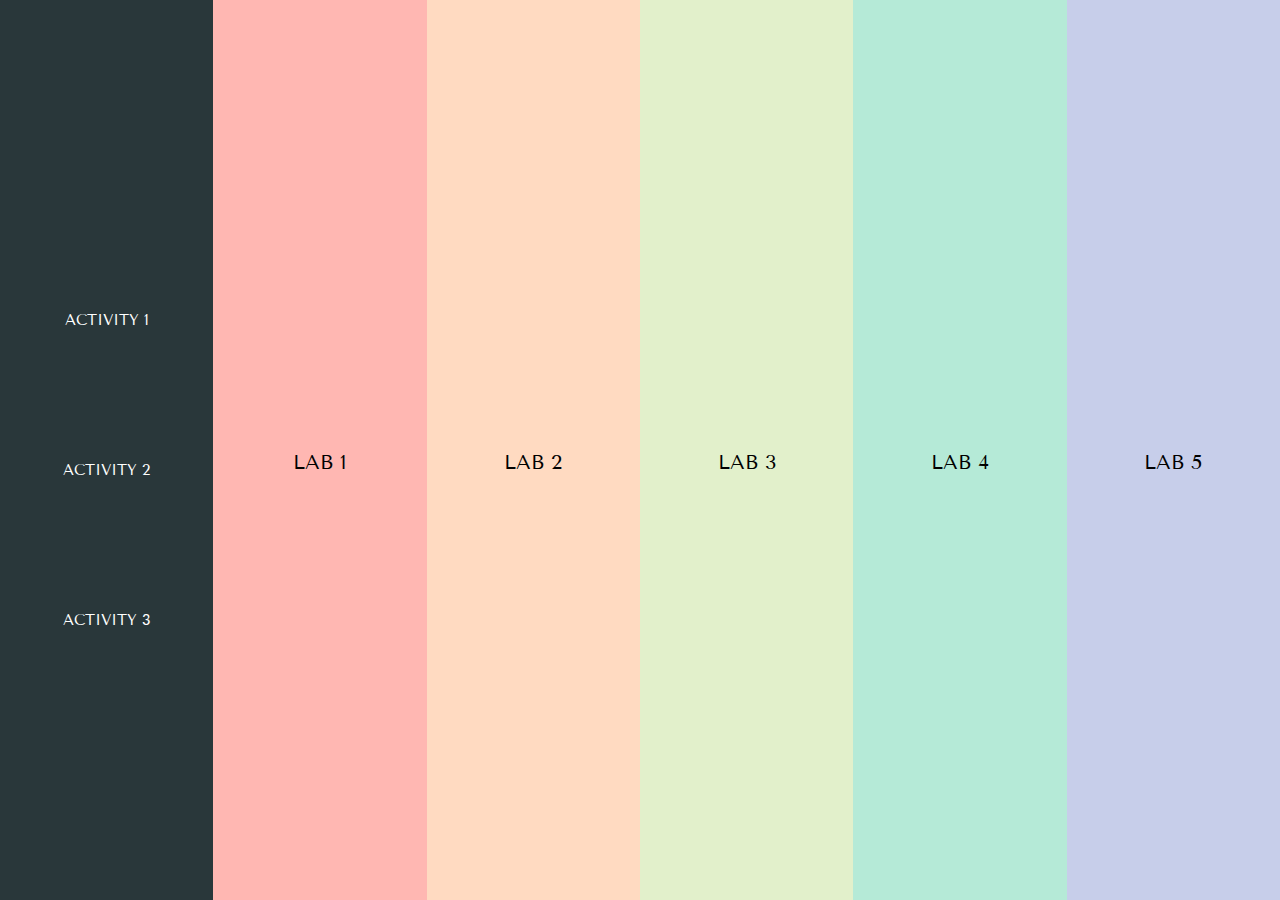
<file: index.html>
<!DOCTYPE html>
<html lang="en">
<head>
    <meta charset="UTF-8">
    <meta name="viewport" content="width=device-width, initial-scale=1.0">
    <link rel="stylesheet" href="css/reset.css">
    <link rel="stylesheet" href="css/style.css">
    <title>Info Vis Labs</title>
</head>
<body>
    <div id="container">
        <nav id="menu">
            <ul>
                <li>
                    <h4>
                        <p>Lab 0</p>
                    </h4>
                    <ul class="submenu">
                        <li><a href="./lab0/activity_1/index.html">Activity 1</a></li>
                        <li><a href="./lab0/activity_2/index.html">Activity 2</a></li>
                        <li><a href="./lab0/activity_3/index.html">Activity 3</a></li>
                    </ul>
                </li>
                <li>
                    <h4>
                        <p>Lab 1</p>
                    </h4>
                    <ul class="submenu">
                        <li><a href="./lab1/activity_1/index.html">Activity 1</a></li>
                        <li><a href="./lab1/activity_2/index.html">Activity 2</a></li>
                        <li><a href="./lab1/activity_3/index.html">Activity 3</a></li>
                    </ul>
                </li>
                <li>
                    <h4>
                        <p>Lab 2</p>
                    </h4>
                    <ul class="submenu">
                        <li><a href="./lab2/activity_0/index.html">Activity 0</a></li>
                        <li><a href="./lab2/activity_1/index.html">Activity 1</a></li>
                        <li><a href="./lab2/activity_2/index.html">Activity 2</a></li>
                    </ul>
                </li>
                <li>
                    <h4>
                        <p>Lab 3</p>
                    </h4>
                    <ul class="submenu">
                        <li><a href="./lab3/tutorial_1/index.html">Tutorial 1</a></li>
                        <li><a href="./lab3/activity_1_and_activity_2/index.html">Activity 1 &amp; 2</a></li>
                    </ul>
                </li>
                <li>
                    <h4>
                        <p>Lab 4</p>
                    </h4>
                    <ul class="submenu">
                        <li><a href="./lab4/tutorials/index.html">Tutorial</a></li>
                        <li><a href="./lab4/activities/index.html">Activity</a></li>
                    </ul>
                </li>
                <li>
                    <h4>
                        <p>Lab 5</p>
                    </h4>
                    <ul class="submenu">
                        <li><a href="./lab5/tutorial2/index.html">Tutorial</a></li>
                        <li><a href="./lab5/activities/index.html">Activity</a></li>
                    </ul>
                </li>
            </ul>
        </nav>
    </div>
</body>
</html>
</file>
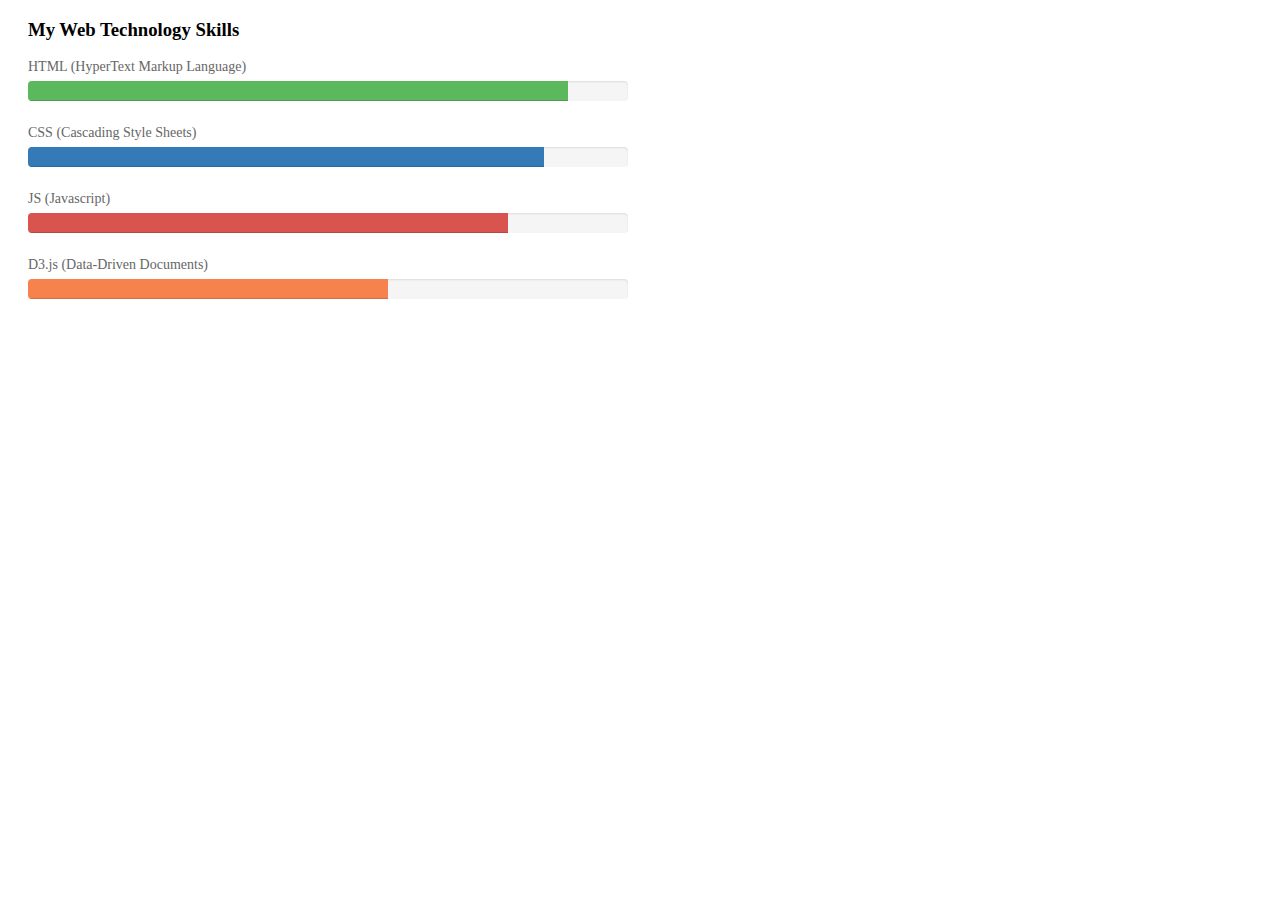
<file: lab0/activity_1/index.html>
<!DOCTYPE HTML>
<html lang="en">

<head>
    <meta charset="UTF-8">
    <title>Lab 0 - Activity 1</title>
    <link rel="stylesheet" href="./style.css">
</head>

<body>
    <div id="main">
        <h3>My Web Technology Skills</h3>
        <div id="skill-html" class="skill">
            <p>HTML (HyperText Markup Language)</p>
            <div class="bar-container">
                <div class="bar" style="width: 90%;"></div>
            </div>
        </div>
        <div id="skill-css" class="skill">
            <p>CSS (Cascading Style Sheets)</p>
            <div class="bar-container">
                <div class="bar" style="width: 86%;"></div>
            </div>
        </div>
        <div id="skill-javascript" class="skill">
            <p>JS (Javascript)</p>
            <div class="bar-container">
                <div class="bar" style="width: 80%;"></div>
            </div>
        </div>
        <div id="skill-d3js" class="skill">
            <p>D3.js (Data-Driven Documents)</p>
            <div class="bar-container">
                <div class="bar" style="width: 60%;"></div>
            </div>
        </div>
    </div>
</body>

</html>
</file>
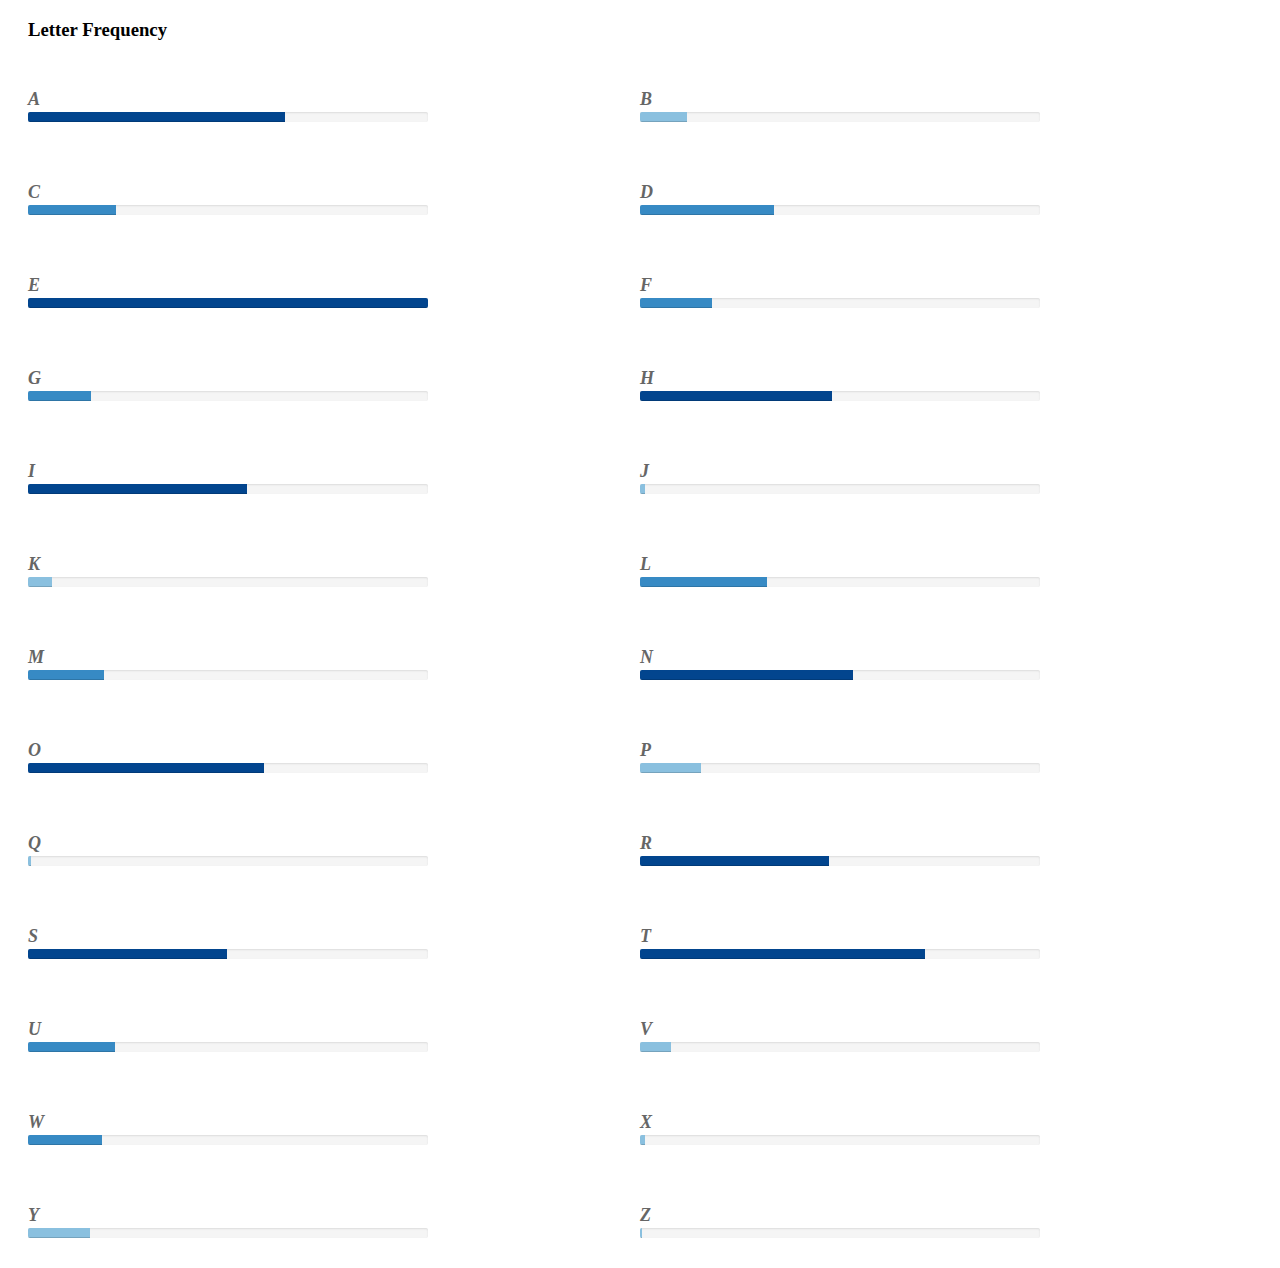
<file: lab0/activity_2/index.html>
<!DOCTYPE HTML>
<html lang="en">

<head>
    <meta charset="UTF-8">
    <title>Lab 0 - Activity 2</title>
    <link rel="stylesheet" href="./style.css">
</head>

<body>
    <div id="main">
        <h3>Letter Frequency</h3>

    	<div class="letter vowel high-frequency">
    		<p>A</p>
    		<div class="bar-container">
    			<div class="bar" style="width: 64.297%;"></div>
    		</div>
    	</div>

    	<div class="letter consonant low-frequency">
    		<p>B</p>
    		<div class="bar-container">
    			<div class="bar" style="width: 11.7462%;"></div>
    		</div>
    	</div>

    	<div class="letter consonant mid-frequency">
    		<p>C</p>
    		<div class="bar-container">
    			<div class="bar" style="width: 21.9021%;"></div>
    		</div>
    	</div>

    	<div class="letter consonant mid-frequency">
    		<p>D</p>
    		<div class="bar-container">
    			<div class="bar" style="width: 33.4829%;"></div>
    		</div>
    	</div>

    	<div class="letter vowel high-frequency">
    		<p>E</p>
    		<div class="bar-container">
    			<div class="bar" style="width: 100%;"></div>
    		</div>
    	</div>

    	<div class="letter consonant mid-frequency">
    		<p>F</p>
    		<div class="bar-container">
    			<div class="bar" style="width: 18.0129%;"></div>
    		</div>
    	</div>

    	<div class="letter consonant mid-frequency">
    		<p>G</p>
    		<div class="bar-container">
    			<div class="bar" style="width: 15.8636%;"></div>
    		</div>
    	</div>

    	<div class="letter consonant high-frequency">
    		<p>H</p>
    		<div class="bar-container">
    			<div class="bar" style="width: 47.9767%;"></div>
    		</div>
    	</div>

    	<div class="letter vowel high-frequency">
    		<p>I</p>
    		<div class="bar-container">
    			<div class="bar" style="width: 54.8418%;"></div>
    		</div>
    	</div>

    	<div class="letter consonant low-frequency">
    		<p>J</p>
    		<div class="bar-container">
    			<div class="bar" style="width: 1.20453%;"></div>
    		</div>
    	</div>

    	<div class="letter consonant low-frequency">
    		<p>K</p>
    		<div class="bar-container">
    			<div class="bar" style="width: 6.07778%;"></div>
    		</div>
    	</div>

    	<div class="letter consonant mid-frequency">
    		<p>L</p>
    		<div class="bar-container">
    			<div class="bar" style="width: 31.6879%;"></div>
    		</div>
    	</div>

    	<div class="letter consonant mid-frequency">
    		<p>M</p>
    		<div class="bar-container">
    			<div class="bar" style="width: 18.9419%;"></div>
    		</div>
    	</div>

    	<div class="letter consonant high-frequency">
    		<p>N</p>
    		<div class="bar-container">
    			<div class="bar" style="width: 53.1334%;"></div>
    		</div>
    	</div>

    	<div class="letter vowel high-frequency">
    		<p>O</p>
    		<div class="bar-container">
    			<div class="bar" style="width: 59.1009%;"></div>
    		</div>
    	</div>

    	<div class="letter consonant low-frequency">
    		<p>P</p>
    		<div class="bar-container">
    			<div class="bar" style="width: 15.1866%;"></div>
    		</div>
    	</div>

    	<div class="letter consonant low-frequency">
    		<p>Q</p>
    		<div class="bar-container">
    			<div class="bar" style="width: 0.747914%;"></div>
    		</div>
    	</div>

    	<div class="letter consonant high-frequency">
    		<p>R</p>
    		<div class="bar-container">
    			<div class="bar" style="width: 47.1343%;"></div>
    		</div>
    	</div>

    	<div class="letter consonant high-frequency">
    		<p>S</p>
    		<div class="bar-container">
    			<div class="bar" style="width: 49.8111%;"></div>
    		</div>
    	</div>

    	<div class="letter consonant high-frequency">
    		<p>T</p>
    		<div class="bar-container">
    			<div class="bar" style="width: 71.2959%;"></div>
    		</div>
    	</div>

    	<div class="letter vowel mid-frequency">
    		<p>U</p>
    		<div class="bar-container">
    			<div class="bar" style="width: 21.7131%;"></div>
    		</div>
    	</div>

    	<div class="letter consonant low-frequency">
    		<p>V</p>
    		<div class="bar-container">
    			<div class="bar" style="width: 7.69957%;"></div>
    		</div>
    	</div>

    	<div class="letter consonant mid-frequency">
    		<p>W</p>
    		<div class="bar-container">
    			<div class="bar" style="width: 18.5798%;"></div>
    		</div>
    	</div>

    	<div class="letter consonant low-frequency">
    		<p>X</p>
    		<div class="bar-container">
    			<div class="bar" style="width: 1.18092%;"></div>
    		</div>
    	</div>
    		
    	<div class="letter consonant low-frequency">
    		<p>Y</p>
    		<div class="bar-container">
    			<div class="bar" style="width: 15.5409%;"></div>
    		</div>
    	</div>

    	<div class="letter consonant low-frequency">
    		<p>Z</p>
    		<div class="bar-container">
    			<div class="bar" style="width: 0.582585%;"></div>
    		</div>
    	</div>
    </div>
</body>

</html>
</file>
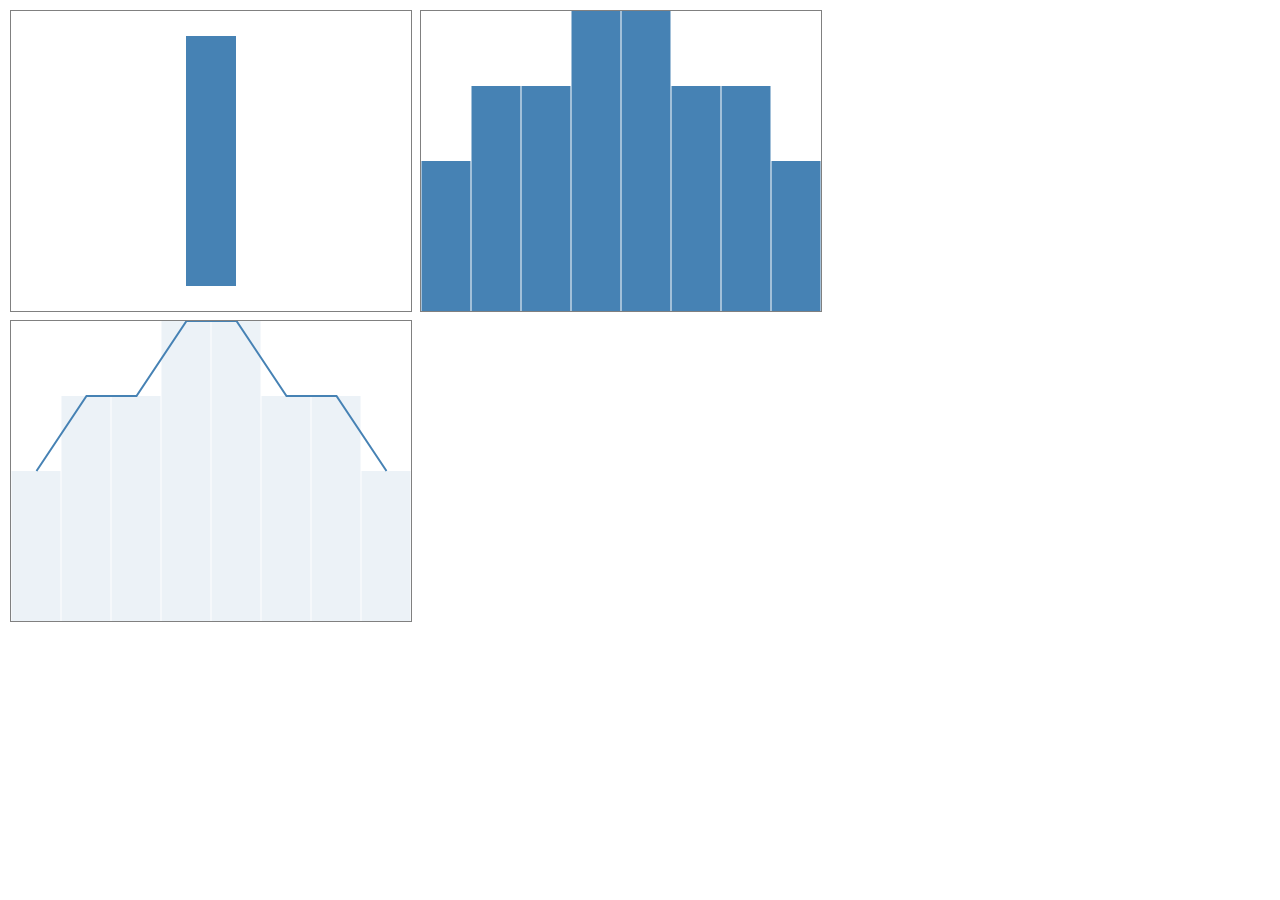
<file: lab0/activity_3/index.html>
<!DOCTYPE HTML>
<html lang="en">

<head>
    <meta charset="UTF-8">
    <title>Lab 0 - Activity 3</title>
    <link rel="stylesheet" href="./style.css">
</head>

<body>

	<div>
		<svg id="single-bar">
			<rect x=175 y=25 width=50 height=250 fill="steelblue"></rect>
		</svg>
	</div>

	<div>
		<svg id="bar-chart">
			<rect x=0.5 y=150 width=49 height=150 fill="steelblue"></rect>
			<rect x=50.5 y=75 width=49 height=225 fill="steelblue"></rect>
			<rect x=100.5 y=75 width=49 height=225 fill="steelblue"></rect>
			<rect x=150.5 y=0 width=49 height=300 fill="steelblue"></rect>
			<rect x=200.5 y=0 width=49 height=300 fill="steelblue"></rect>
			<rect x=250.5 y=75 width=49 height=225 fill="steelblue"></rect>
			<rect x=300.5 y=75 width=49 height=225 fill="steelblue"></rect>
			<rect x=350.5 y=150 width=49 height=150 fill="steelblue"></rect>
		</svg>
	</div>

	<div>
		<svg id="line-chart">
			<rect x=0.5 y=150 width=49 height=150 fill="steelblue" fill-opacity="0.1"></rect>
			<rect x=50.5 y=75 width=49 height=225 fill="steelblue" fill-opacity="0.1"></rect>
			<rect x=100.5 y=75 width=49 height=225 fill="steelblue" fill-opacity="0.1"></rect>
			<rect x=150.5 y=0 width=49 height=300 fill="steelblue" fill-opacity="0.1"></rect>
			<rect x=200.5 y=0 width=49 height=300 fill="steelblue" fill-opacity="0.1"></rect>
			<rect x=250.5 y=75 width=49 height=225 fill="steelblue" fill-opacity="0.1"></rect>
			<rect x=300.5 y=75 width=49 height=225 fill="steelblue" fill-opacity="0.1"></rect>
			<rect x=350.5 y=150 width=49 height=150 fill="steelblue" fill-opacity="0.1"></rect>
			<path d="M 25.5, 150
				L 75.5, 75
				H 125.5 
				L 175.5, 0
				H 225.5
				L 275.5, 75
				H 325.5
				L 375.5, 150" stroke="steelblue" fill="transparent" stroke-width="2"/>
		</svg>
	</div>

</body>

</html>
</file>
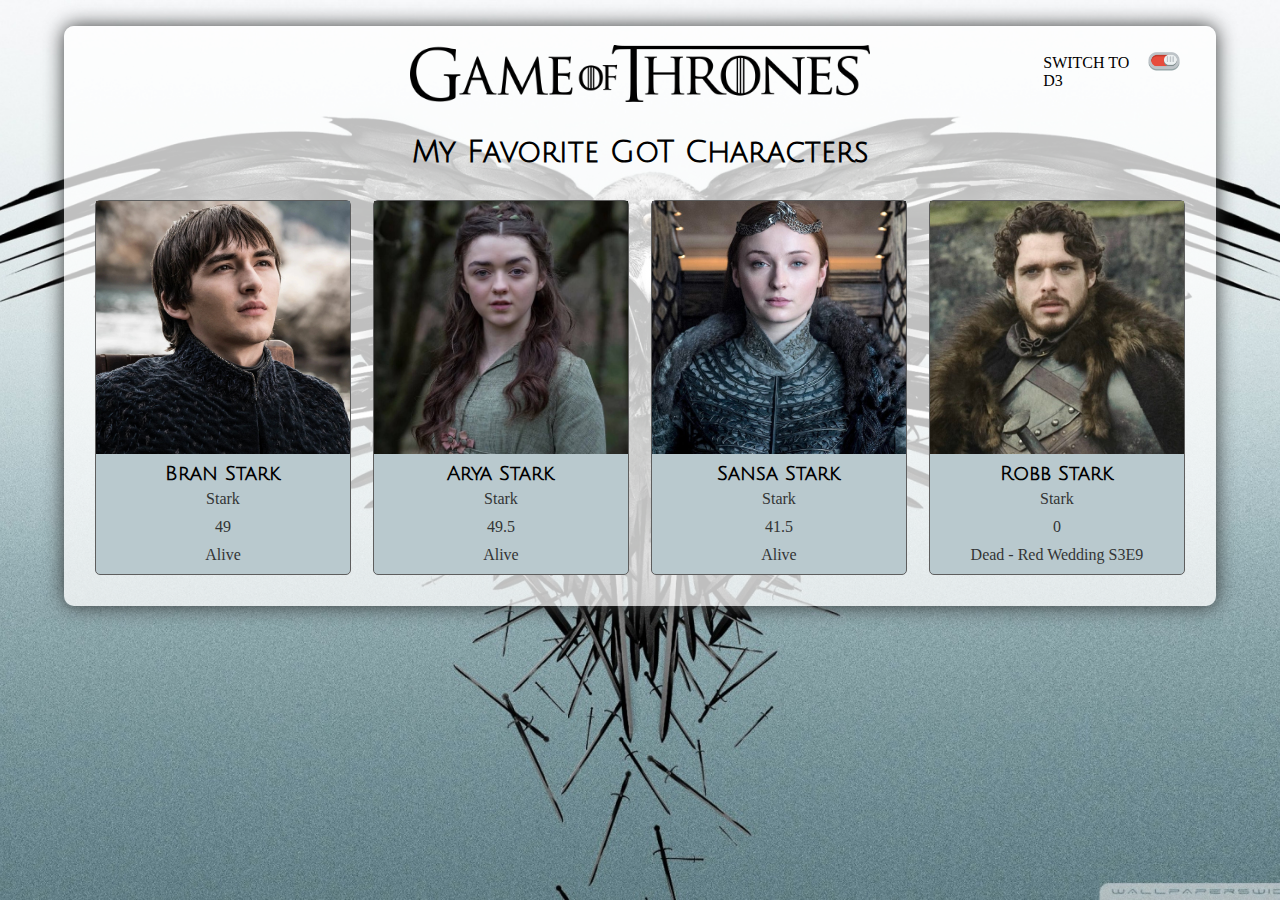
<file: lab1/activity_2/index.html>
<!DOCTYPE HTML>
<html lang="en">
<head>
<meta charset="UTF-8">
<title>Lab 1 - Game of Thrones Character Details</title>
<link rel="stylesheet" href="./reset.css">
<link rel="stylesheet" href="./style.css">
</head>
<body>
    <div id="container">
        <header>
            <div class="logo">
                <img src="./images/logo.png" alt="logo">
            </div>
            <div class="switch">
                <a href="./index-d3.html">
                    <img src="./images/off.png" alt="off">
                    <span>switch to D3</span>
                </a>
            </div>
        </header>
        <div id="main"></div>
        <div class="clear"></div>
    </div>
</body>
<script src="https://d3js.org/d3.v5.min.js"></script>
<script src="./got_details.js"></script>
</html>
</file>
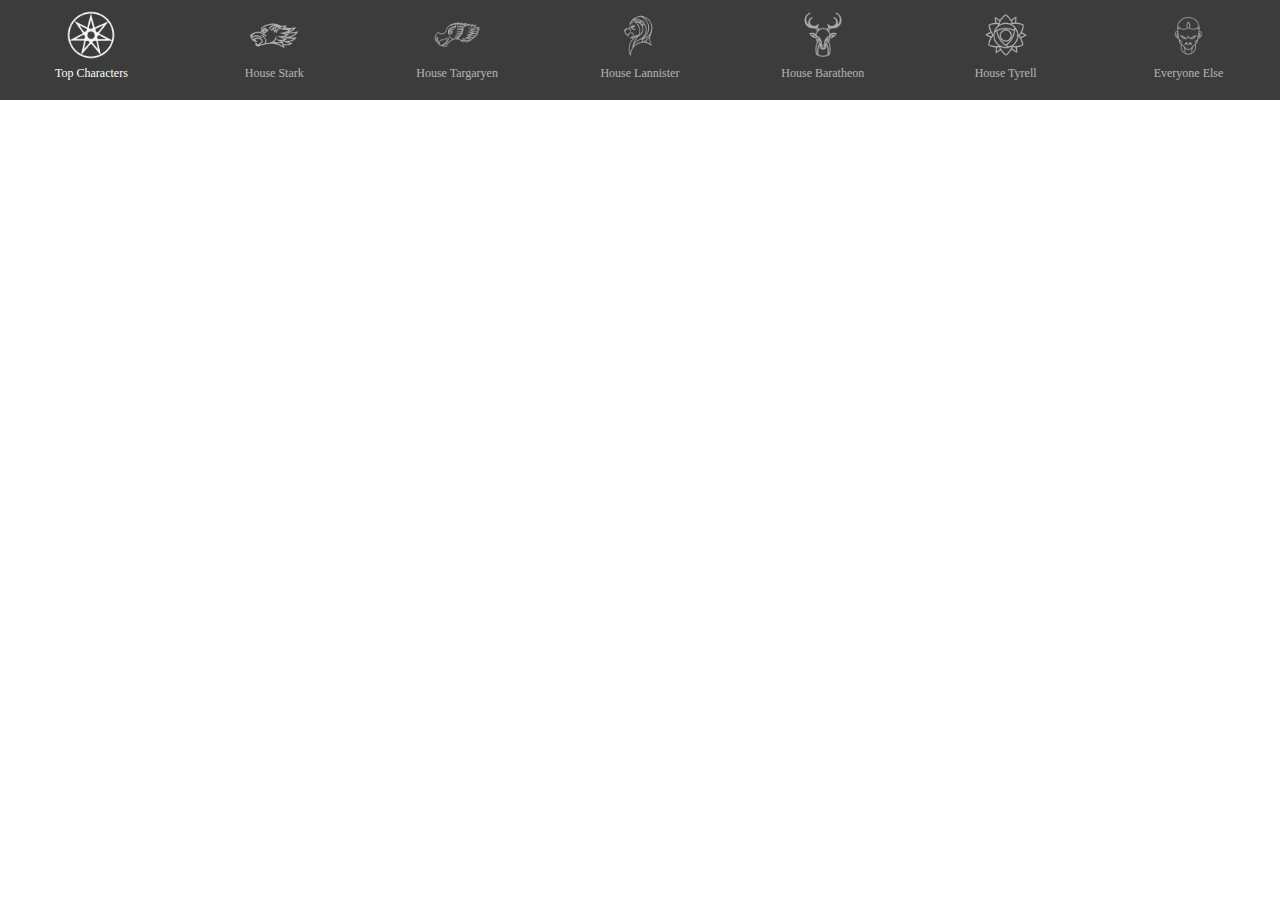
<file: lab1/activity_3/index.html>
<!DOCTYPE HTML>
<html lang="en">
<head>
<meta charset="UTF-8">
<title>Lab 1 - Game of Thrones Character Survival</title>
<link rel="stylesheet" href="./style.css">
</head>
<body>
    <div id="got-header">
        <div id="top-characters-tab" class="got-tab active" data-house="top">
            <img src="./img/top-logo.png">
            <p>Top Characters</p>
        </div>
        <div id="stark-characters-tab" class="got-tab" data-house="stark">
            <img src="./img/stark-logo.png">
            <p>House Stark</p>
        </div>
        <div id="targaryen-characters-tab" class="got-tab" data-house="targaryen">
            <img src="./img/targaryen-logo.png">
            <p>House Targaryen</p>
        </div>
        <div id="lannister-characters-tab" class="got-tab" data-house="lannister">
            <img src="./img/lannister-logo.png">
            <p>House Lannister</p>
        </div>
        <div id="baratheon-characters-tab" class="got-tab" data-house="baratheon">
            <img src="./img/baratheon-logo.png">
            <p>House Baratheon</p>
        </div>
        <div id="tyrell-characters-tab" class="got-tab" data-house="tyrell">
            <img src="./img/tyrell-logo.png">
            <p>House Tyrell</p>
        </div>
        <div id="other-characters-tab" class="got-tab" data-house="other">
            <img src="./img/whitewalkers-logo.png">
            <p>Everyone Else</p>
        </div>
    </div>
    <div id="main">

    </div>
</body>
<script src="https://d3js.org/d3.v5.min.js"></script>
<script src="./characters.js"></script>
<script src="./got_survival.js"></script>
</html>
</file>
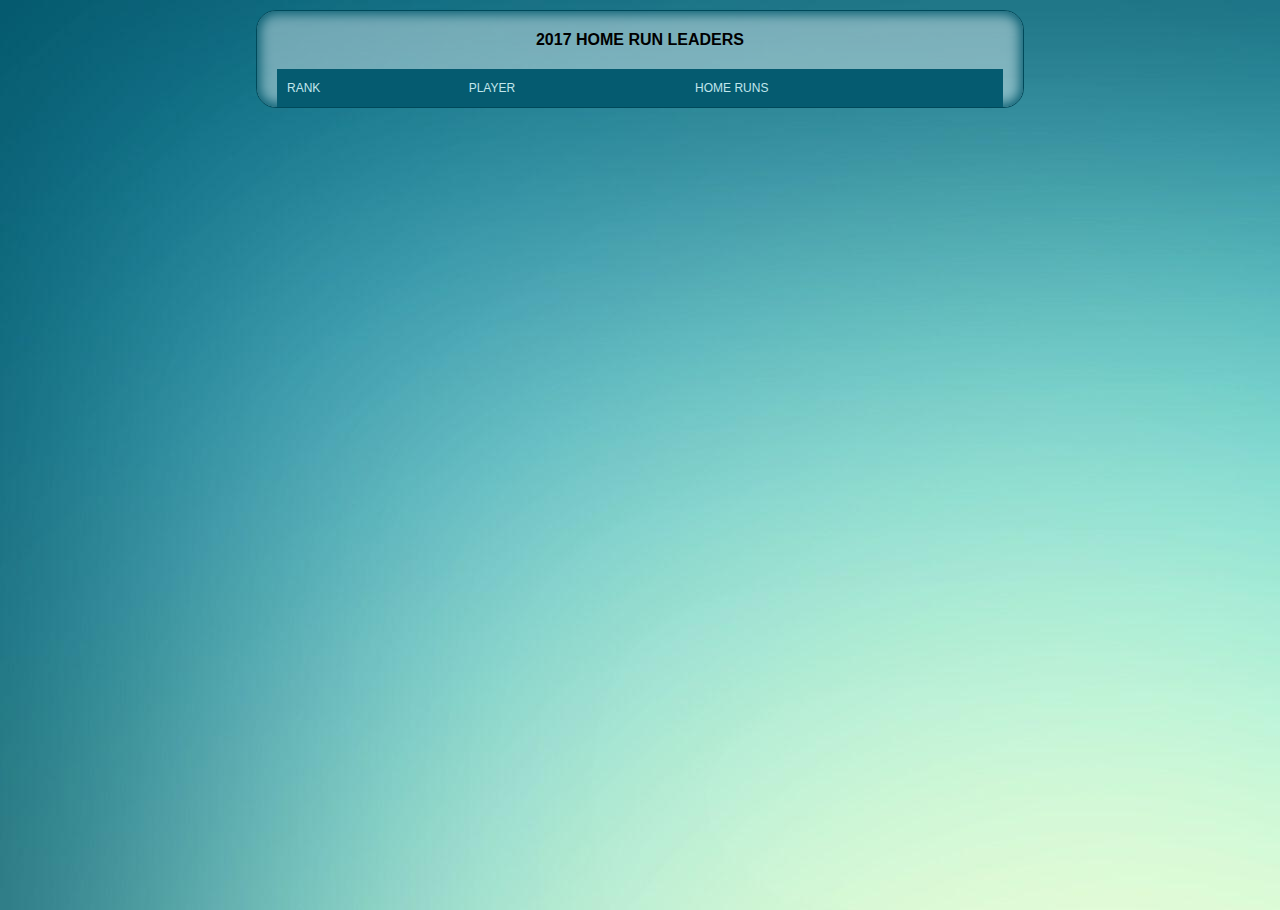
<file: lab2/activity_1/index.html>
<!DOCTYPE HTML>
<html lang="en">
<head>
    <meta charset="UTF-8">
    <title>Lab 2 - Paragraphs</title>
    <link rel="stylesheet" href="./reset.css">
    <link rel="stylesheet" href="./style.css">
</head>
<body>
    <div id="main">
        <h3>2017 Home Run Leaders</h3>
        <table id="homerun-table">
            <thead>
                <tr>
                    <td>Rank</td>
                    <td>Player</td>
                    <td>Home Runs</td>
                </tr>
            </thead>
            <tbody>
            
            </tbody>
        </table>
    </div>
</body>
<script src="https://d3js.org/d3.v5.min.js"></script>
<script src="./paragraphs.js"></script>
</html>
</file>
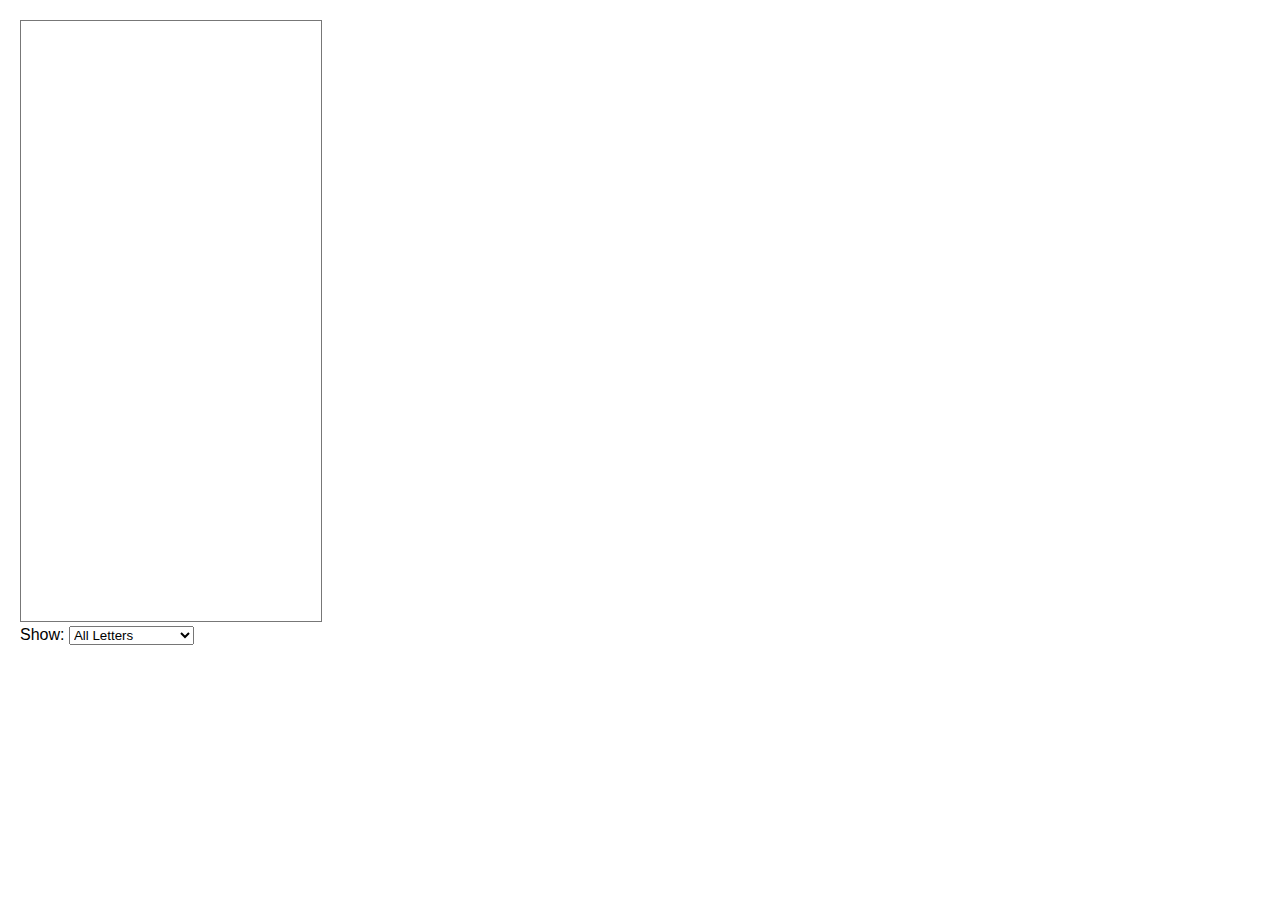
<file: lab5/activities/index.html>
<!DOCTYPE HTML>
<html lang="en">
<head>
    <meta charset="UTF-8">
    <title>Lab 5 - ABCs of D3</title>
    <link rel="stylesheet" href="https://maxcdn.bootstrapcdn.com/bootstrap/4.0.0-beta.2/css/bootstrap.min.css" integrity="sha384-PsH8R72JQ3SOdhVi3uxftmaW6Vc51MKb0q5P2rRUpPvrszuE4W1povHYgTpBfshb" crossorigin="anonymous">
    <link rel="stylesheet" href="./style.css">
</head>
<body>
    <div id="main">
        <svg width="300" height="600" style="border: 1px solid #777;">
        </svg>
        <div>
            <label for="categorySelect">Show: </label>
            <select class="custom-select" id="categorySelect" onchange="onCategoryChanged()">
              <option selected value="all-letters">All Letters</option>
              <option value="only-consonants">Only Consonants</option>
              <option value="only-vowels">Only Vowels</option>
            </select>
        </div>
    </div>
</body>
<script src="https://code.jquery.com/jquery-3.2.1.slim.min.js" integrity="sha384-KJ3o2DKtIkvYIK3UENzmM7KCkRr/rE9/Qpg6aAZGJwFDMVNA/GpGFF93hXpG5KkN" crossorigin="anonymous"></script>
<script src="https://cdnjs.cloudflare.com/ajax/libs/popper.js/1.12.3/umd/popper.min.js" integrity="sha384-vFJXuSJphROIrBnz7yo7oB41mKfc8JzQZiCq4NCceLEaO4IHwicKwpJf9c9IpFgh" crossorigin="anonymous"></script>
<script src="https://maxcdn.bootstrapcdn.com/bootstrap/4.0.0-beta.2/js/bootstrap.min.js" integrity="sha384-alpBpkh1PFOepccYVYDB4do5UnbKysX5WZXm3XxPqe5iKTfUKjNkCk9SaVuEZflJ" crossorigin="anonymous"></script>
<script src="https://d3js.org/d3.v5.min.js"></script>
<script src="./main.js"></script>
</html>
</file>
<file: css/style.css>
@font-face {
	font-family: 'TenorSans-Regular';
	src: url('../assets/fonts/TenorSans-Regular.ttf');
}


html, body {
	width: 100%;
	height: 100%;
	overflow: hidden;
}

#container {
	width: 100%;
	height: 100%;
}

nav {
	height: 100%;
	width: 100%;
	font-family: 'TenorSans-Regular';
}

nav > ul {
	width: 100%;
	height: 100%;
}

nav > ul > li {
	float: left;
	width: calc(100% / 6);
	height: 100%;
	background: #29373a;
	position: relative;
	cursor: pointer;
}

nav > ul > li:hover h4{
	transform: translateY(-200%);
}

nav ul h4 {
	width: 100%;
	text-align: center;
	height: 100%;
	position: relative;
	z-index: 100;
	transition: 0.5s;
	text-transform: uppercase;
	font-size: 20px;
	
}

nav ul :nth-child(1) h4 {
	background: #FF9AA2;
}
nav ul :nth-child(2) h4 {
	background: #FFB7B2;
}
nav ul :nth-child(3) h4 {
	background: #FFDAC1;
}
nav ul :nth-child(4) h4 {
	background: #E2F0CB;
}
nav ul :nth-child(5) h4 {
	background: #B5EAD7;
}
nav ul :nth-child(6) h4 {
	background: #C7CEEA;
}

nav ul h4 p {
	width: 100%;
	top: 50%;
	position: absolute;
}

.submenu {
	width: 100%;
	text-align: center;
	top: calc(100%/3);
	height: 50%;
	position: absolute;
	z-index: 90;
	text-transform: uppercase;
}

.submenu li {
	height: calc(100%/3);
}

.submenu a {
	color: #fff;
	font-size: 15px;
	text-decoration: none;
	padding: 5% 0;
	position: relative;
	display: block;
	width: 100%;
}

.submenu a:before {
  content: "";
  position: absolute;
  height: 5px;
  border-top: 1px solid white;
  top: 47%;
  width: 25%;
  left: 0px;
  opacity: 0;
  transition: 0.5s;
}

.submenu a:after {
  content: "";
  position: absolute;
  height: 5px;
  border-top: 1px solid white;
  top: 47%;
  width: 25%;
  right: 0px;
  opacity: 0;
  transition: 0.5s;
}

.submenu li:hover a:before, .submenu li:hover a:after{
	opacity: 1;
}

nav > ul > li.no-content {
	cursor: not-allowed;
	background-image: url('../assets/images/construction.png');
	background-repeat: no-repeat;
	background-size: 100%;
	background-position-y: center;
}
</file>
<file: lab0/activity_1/style.css>
body {
    font-family: "Open Sans";
}

#main {
    margin: 10px 20px;
}

.skill {
    margin-bottom: 24px;
}

.skill p {
    font-size: 14px;
    margin: 0 0 6px 0;
    color: #666;
}

#skill-html .bar {
    background-color: #5cb85c;
}

#skill-css .bar {
    background-color: #337ab7;
}

#skill-javascript .bar {
    background-color: #d9534f;
}

#skill-d3js .bar {
    background-color: #f6824e;
}

.bar-container {
    height: 20px;
    margin: 0;
    width: 600px;
    overflow: hidden;
    background-color: #f5f5f5;
    border-radius: 4px;
    -webkit-box-shadow: inset 0 1px 2px rgba(0,0,0,.1);
    box-shadow: inset 0 1px 2px rgba(0,0,0,.1);
}

.bar {
    float: left;
    width: 0;
    height: 100%;
    background-color: #999;
    -webkit-box-shadow: inset 0 -1px 0 rgba(0,0,0,.15);
    box-shadow: inset 0 -1px 0 rgba(0,0,0,.15);
}
</file>
<file: lab0/activity_2/style.css>
body {
    font-family: "Open Sans";
}

#main {
    margin: 10px 20px;
}

.letter {
    margin-bottom: 12px;
}

.letter p {
    font-size: 12px;
    margin: 0 0 2px 0;
    color: #666;
}

.bar-container {
    height: 10px;
    margin: 0;
    width: 400px;
    overflow: hidden;
    background-color: #f5f5f5;
    border-radius: 2px;
    -webkit-box-shadow: inset 0 1px 2px rgba(0,0,0,.1);
    box-shadow: inset 0 1px 2px rgba(0,0,0,.1);
}

.bar {
    float: left;
    width: 0;
    height: 100%;
    background-color: #337ab7;
    -webkit-box-shadow: inset 0 -1px 0 rgba(0,0,0,.15);
    box-shadow: inset 0 -1px 0 rgba(0,0,0,.15);
}

.letter.high-frequency .bar {
    background-color: #02458e;
}

.letter.mid-frequency .bar {
    background-color: #378ac4;
}

.letter.low-frequency .bar {
    background-color: #8ac0df;
}

/* additional - overriding styles here hence adding these separately */
.letter {
    margin: 30px 0;
    float: left;
    width: 50%;
}

.letter p {
    font-family: "Palatino Linotype", "Book Antiqua", Palatino, serif;
    font-weight: bold;
    font-size: 18px;
    font-style: italic;
}
</file>
<file: lab0/activity_3/style.css>
body {
    font-family: "Open Sans";
}

body div:nth-child(1) {
	position: absolute;
	top: 10px;
	left: 10px;
	border: gray solid 1px;

	width: 400px;
	height: 300px;
}

body div:nth-child(2) {
	position: absolute;
	top: 10px;
	left: 420px;
	border: gray solid 1px;

	width: 400px;
	height: 300px;
}

body div:nth-child(3) {
	position: absolute;
	top: 320px;
	left: 10px;
	border: gray solid 1px;
	margin-bottom: 10px;

	width: 400px;
	height: 300px;
}

div svg {
	width: 400px;
	height: 300px;
}

#bar-chart rect:hover {
	fill: #ff6361;
	cursor: pointer;
}
</file>
<file: lab1/activity_2/style.css>
html {
    overflow: hidden;
}

body {
    font-family: "Open Sans";
    height: 100%;
    width: 100%;
    background: url('./images/background.jpg') no-repeat center center fixed; 
    background-size: cover;
}

@font-face {
    font-family: 'Julius Sans One';
    src: url('./fonts/JuliusSansOne-Regular.ttf'); 
  }

header {
    position: relative;
}

.logo {
    width: 40%;
    margin: 0 auto 0; 
}

.switch {
    position: absolute;
    right: 3%;
    width: 12%;
    top: 0;
    cursor: pointer;
}

.switch a {
    width: 100%;
    display: block;
    text-decoration: none;
    color: #000;
}

.switch img {
    width: 25%;
    float: right;
}
.switch span {
    text-transform: uppercase;
    font-size: 16px;
    width: 75%;
    float: right;
    padding-top: 7%;
    color: #000;
}

#container {
   clear: both;
   background-color: rgba(255, 255, 255, 0.75);
   border-radius: 10px;
   width: 90%;
   margin: 2% auto 0;
   padding: 1.5% 0;
   box-shadow: 0px 0px 20px #333535;
}

.clear {
    clear: both;
}

#main {
    margin: 10px 20px;
    clear: both;
}

h3 {
    font-family: 'Julius Sans One', sans-serif;
    font-size: 30px;
    font-weight: bold;
    text-align: center;
    padding: 20px 0;
}

h5 {
    font-family: 'Julius Sans One', sans-serif;
    font-size: 20px;
    font-weight: bold;
    text-align: center;
    padding: 5px 0;
}

.character {
    float: left;
    border: 1px solid #5e5e5e;
    border-radius: 5px;
    margin: 1%;
    width: 23%;
    background: #b9c9ce;
}

.character p {
    padding: 0 0 10px;
    text-align: center;
    color: #333535;
    text-transform: capitalize;
}
</file>
<file: lab1/activity_3/style.css>
body {
    font-family: "Open Sans";
    margin: 0;
}

#main {

}

#got-header {
    height: 100px;
    width: 100%;
    overflow-y: hidden;
    display: block;
    text-align: center;
    background-color: #3C3C3C;
}

.got-tab {
    width: 14.2857142857%;
    float: left;
    display: inline-block;
    vertical-align: top;
    cursor: pointer;
    opacity: 0.6;
    transition: opacity 0.1s ease-in 0s;
}

.got-tab.active {
    opacity: 1;
}

.got-tab img {
    width: 50px;
    height: 50px;
    display: inline-block;
    margin-top: 10px;
}

.got-tab p {
    display: block;
    color: #fff;
    font-size: 12px;
    margin-top: 2px;
}

@media screen and (min-width: 10px) {
    .got-survival {
        width: 80%;
    }
}

@media screen and (min-width: 720px) {
    .got-survival {
        width: 40%;
    }
}

.got-survival {
    font-family: "Open Sans";
    margin: 10px 6px 16px 6px;
    display: inline-block;
}

.got-person-name {
    margin: 2px 6px;
    font-size: 12px;
}

.got-progress-bar {
    display: block;
    position: relative;
    background-color: rgba(0,0,0,0.5);
    height: 20px;
    border-radius: 15px;
    margin-top: 8px;
}

.got-progress-bar-fill {
    display: block;
    position: absolute;
    height: 14px;
    top: 3px;
    left: 3px;
    width: 50%;
    border-radius: 8px;
    background-color: white;
    transition: all 0.2s ease-in 0s;
}

.got-progress-bar-value {
    display: block;
    position: absolute;
    left: 50%;
    transform: translateX(-50%);
    font-size: 10px;
    font-weight: 600;
    color: #222;
    margin: 0;
}
</file>
<file: lab2/activity_1/style.css>
html {
    width: 100%;
    height: 100%;
    overflow: hidden;
}
body {
    font-family: "Open Sans";
    background-image: url("./images/bg.jpg");
    background-repeat: no-repeat;
    width: 100%;
    height: 100%;
}

#main {
    margin: 10px auto;
    width: 60%;
    background: rgba(255,255,255,0.4);
    border-radius: 20px;
    padding: 20px 20px 0;
    box-shadow: inset 0 0 12px 3px #065d71;
    border: 1px solid #00495a;
    font-family: Verdana, Geneva, Tahoma, sans-serif;
}

#main h3 {
    font-weight: bold;
    text-align: center;
    padding: 0 20px 20px;
    text-transform: uppercase;
    font-size: 16px;
}

#main table {
    width: 100%;
    font-size: 12px;
}

#main table td {
    border-collapse: collapse;
}
#main thead td {
    background: #055b70;
    padding: 12px 10px;
    text-transform: uppercase;
    color: #c1e6ec;
}
#main tbody td {
    border-top: 1px solid rgba(94, 156, 153, 0.637);
    padding: 5px 10px;
}
#main tbody tr:last-child td{
    border-bottom: 1px solid rgba(94, 156, 153, 0.637);
}

#main tbody tr:nth-child(odd) {
    background: #c1e6ec;
}
#main tbody tr:hover, #main tbody tr.hover{
    cursor: pointer;
    background: #c04000;
    color: #e9d5cb;
}

#main tbody .highrank td{
    font-weight: bold;
}
rect {
    cursor: pointer;
}
</file>
<file: lab5/activities/style.css>
.axis-label {
    text-anchor: middle;
    font-size: 12px;
    font-weight: semibold;
}

body {
    font-family: "Open Sans";
    margin: 0;
}

#main {
    margin: 20px;
    font-family: 'Lucida Sans', 'Lucida Sans Regular', 'Lucida Grande', 'Lucida Sans Unicode', Geneva, Verdana, sans-serif;
}

svg text {
    font-size: 12px;
}
svg text.label{
    font-size: 11px;
}
</file>
